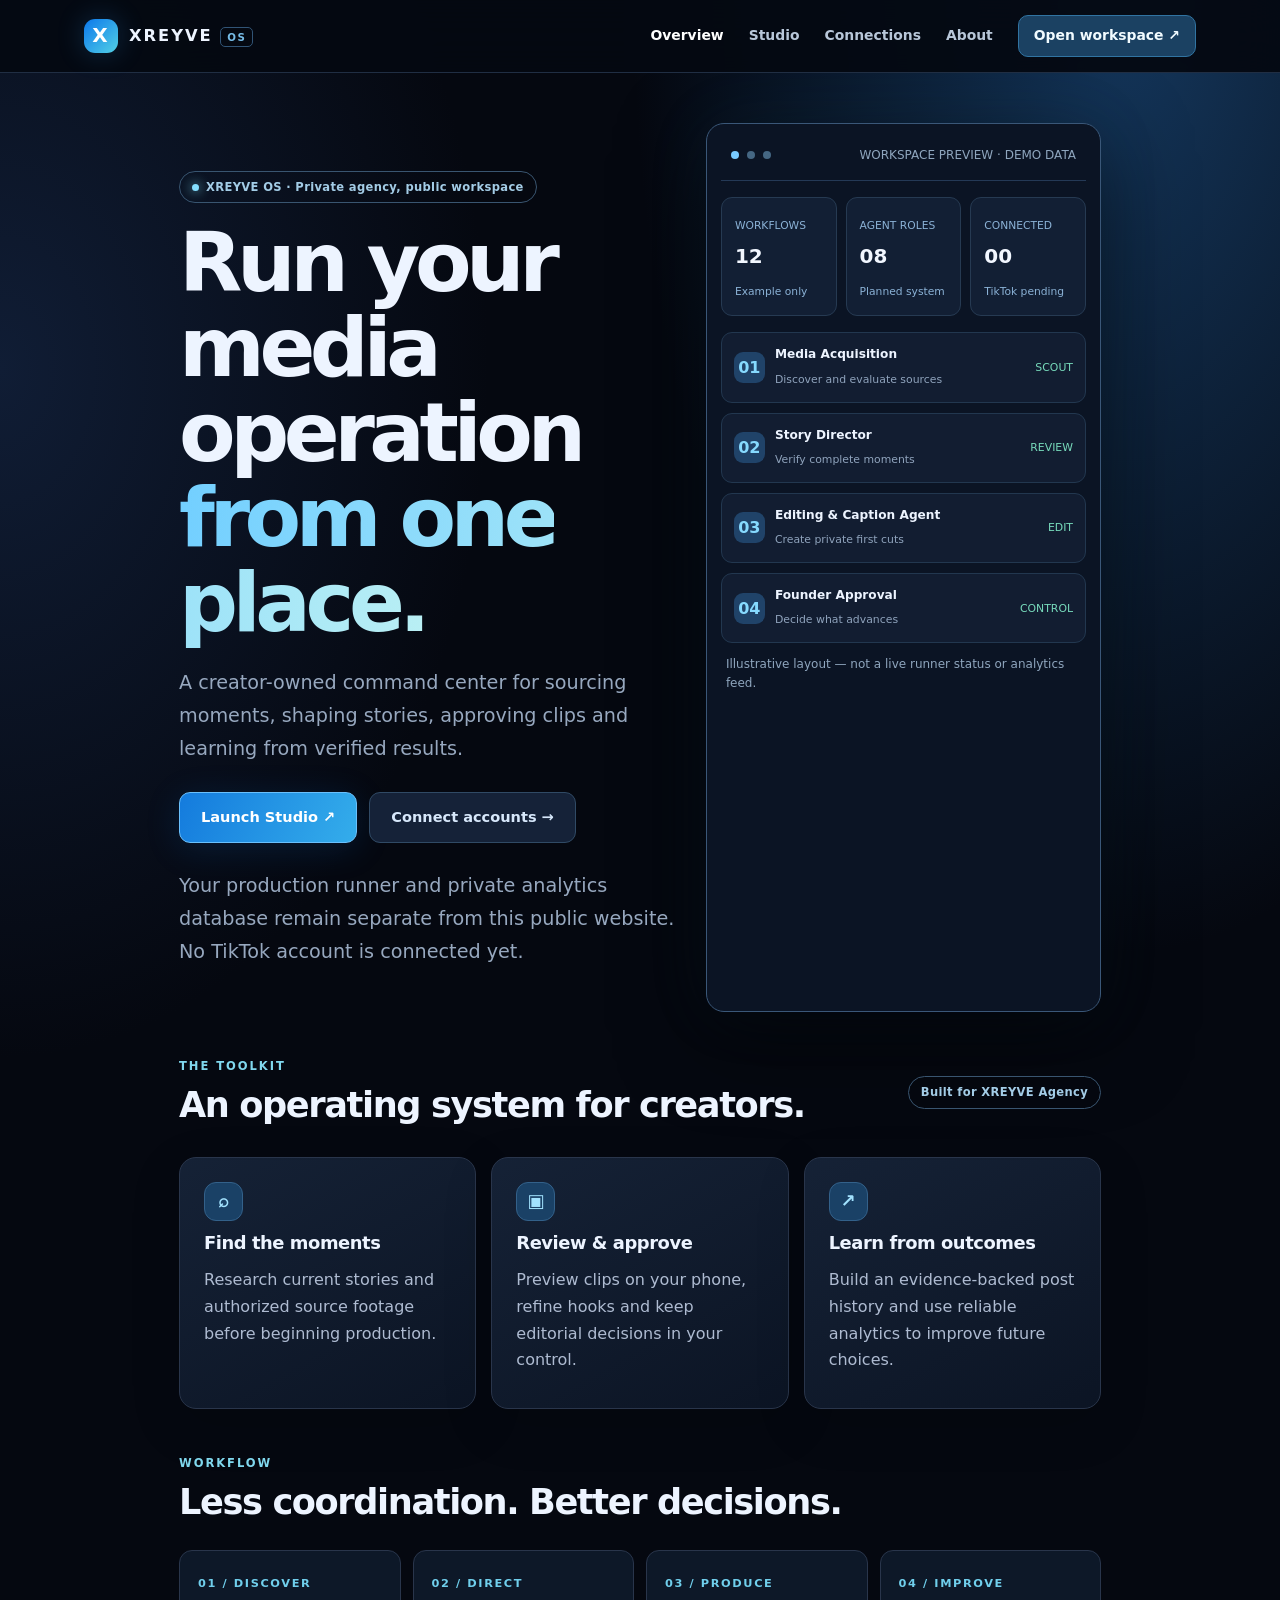
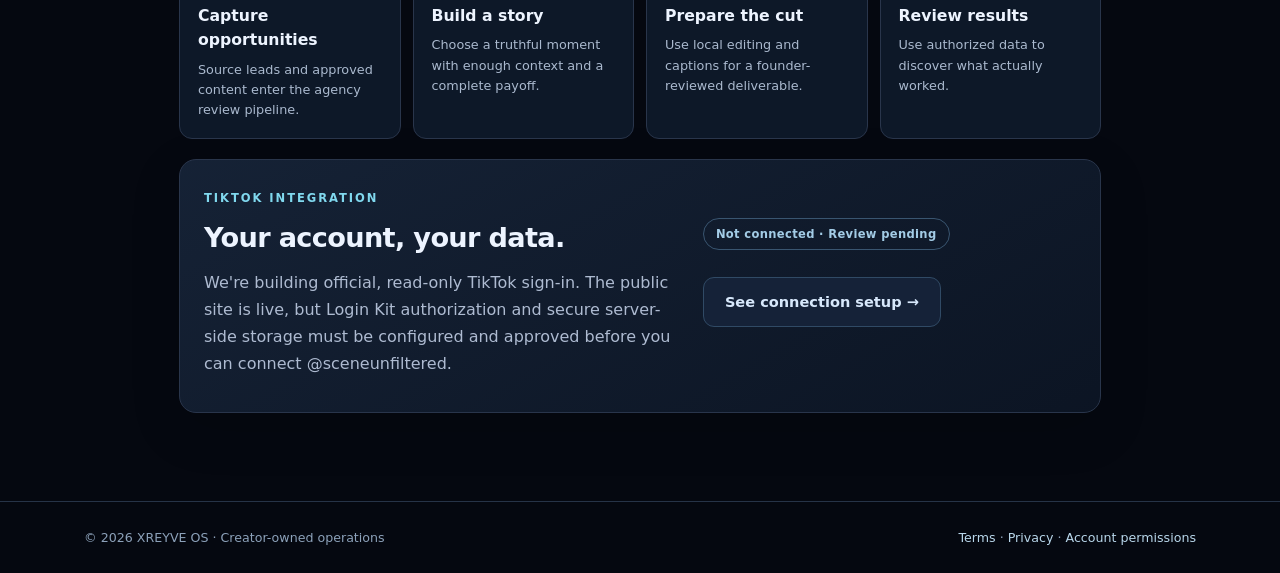
<file: index.html>
<!doctype html>
<html lang="en"><head><meta charset="utf-8"><meta name="viewport" content="width=device-width,initial-scale=1"><meta name="theme-color" content="#050810"><meta name="description" content="XREYVE OS — a creator-owned operating system for content research, reviews, production and analytics."><title>XREYVE OS — Creator command center</title><link rel="stylesheet" href="./public-site.css"></head>
<body>
<header><div class="wrap"><a href="./index.html" class="brand" aria-label="XREYVE OS home"><span class="brand-mark">X</span><span>XREYVE <small>OS</small></span></a><nav aria-label="Main navigation"><a aria-current="page" href="./index.html">Overview</a><a href="./studio.html">Studio</a><a href="./tiktok-connect.html">Connections</a><a href="./about.html">About</a><a class="nav-cta" href="./studio.html">Open workspace ↗</a></nav></div></header>
<main>
<section class="grid-2" aria-label="Welcome to XREYVE OS">
<div class="hero"><div class="status-chip"><span class="status-dot"></span> XREYVE OS · Private agency, public workspace</div><h1>Run your media operation <span class="gradient-text">from one place.</span></h1><p>A creator-owned command center for sourcing moments, shaping stories, approving clips and learning from verified results.</p><div class="hero-actions"><a class="button" href="./studio.html">Launch Studio ↗</a><a class="button secondary" href="./tiktok-connect.html">Connect accounts →</a></div><p class="caption">Your production runner and private analytics database remain separate from this public website. No TikTok account is connected yet.</p></div>
<div class="dashboard-frame" aria-label="Preview of agency command center, illustrative information only">
<div class="dashboard-top"><span class="dot"></span><span class="dot"></span><span class="dot"></span><span class="caption" style="margin-left:auto">WORKSPACE PREVIEW · DEMO DATA</span></div>
<div class="dashboard-grid"><div class="dashboard-tile"><span>WORKFLOWS</span><strong>12</strong><span>Example only</span></div><div class="dashboard-tile"><span>AGENT ROLES</span><strong>08</strong><span>Planned system</span></div><div class="dashboard-tile"><span>CONNECTED</span><strong>00</strong><span>TikTok pending</span></div></div>
<div class="timeline"><div class="timeline-item"><span class="avatar">01</span><span><strong>Media Acquisition</strong><small>Discover and evaluate sources</small></span><span class="right">SCOUT</span></div><div class="timeline-item"><span class="avatar">02</span><span><strong>Story Director</strong><small>Verify complete moments</small></span><span class="right">REVIEW</span></div><div class="timeline-item"><span class="avatar">03</span><span><strong>Editing &amp; Caption Agent</strong><small>Create private first cuts</small></span><span class="right">EDIT</span></div><div class="timeline-item"><span class="avatar">04</span><span><strong>Founder Approval</strong><small>Decide what advances</small></span><span class="right">CONTROL</span></div></div>
<p class="caption" style="margin:12px 5px 1px">Illustrative layout — not a live runner status or analytics feed.</p>
</div>
</section>
<section aria-labelledby="features-heading"><div class="section-head"><div><span class="eyebrow">THE TOOLKIT</span><h2 id="features-heading">An operating system for creators.</h2></div><span class="pill">Built for XREYVE Agency</span></div><div class="cards">
<article class="card"><span class="card-icon">⌕</span><h2>Find the moments</h2><p>Research current stories and authorized source footage before beginning production.</p></article>
<article class="card"><span class="card-icon">▣</span><h2>Review &amp; approve</h2><p>Preview clips on your phone, refine hooks and keep editorial decisions in your control.</p></article>
<article class="card"><span class="card-icon">↗</span><h2>Learn from outcomes</h2><p>Build an evidence-backed post history and use reliable analytics to improve future choices.</p></article>
</div></section>
<section aria-labelledby="workflow-heading"><div class="section-head"><div><span class="eyebrow">WORKFLOW</span><h2 id="workflow-heading">Less coordination. Better decisions.</h2></div></div><div class="flow-steps">
<div class="step"><span class="num">01 / DISCOVER</span><h3>Capture opportunities</h3><p>Source leads and approved content enter the agency review pipeline.</p></div><div class="step"><span class="num">02 / DIRECT</span><h3>Build a story</h3><p>Choose a truthful moment with enough context and a complete payoff.</p></div><div class="step"><span class="num">03 / PRODUCE</span><h3>Prepare the cut</h3><p>Use local editing and captions for a founder-reviewed deliverable.</p></div><div class="step"><span class="num">04 / IMPROVE</span><h3>Review results</h3><p>Use authorized data to discover what actually worked.</p></div>
</div></section>
<section class="panel" aria-label="TikTok authorization status"><div class="grid-2" style="align-items:center"><div><span class="eyebrow">TIKTOK INTEGRATION</span><h2 style="font-size:1.7rem">Your account, your data.</h2><p>We're building official, read-only TikTok sign-in. The public site is live, but Login Kit authorization and secure server-side storage must be configured and approved before you can connect @sceneunfiltered.</p></div><div><span class="pill">Not connected · Review pending</span><div class="hero-actions"><a class="button secondary" href="./tiktok-connect.html">See connection setup →</a></div></div></div></section>
</main>
<footer><div class="wrap"><span>© 2026 XREYVE OS · Creator-owned operations</span><span><a href="./terms.html">Terms</a> · <a href="./privacy.html">Privacy</a> · <a href="./tiktok-connect.html">Account permissions</a></span></div></footer>
</body></html>
</file>
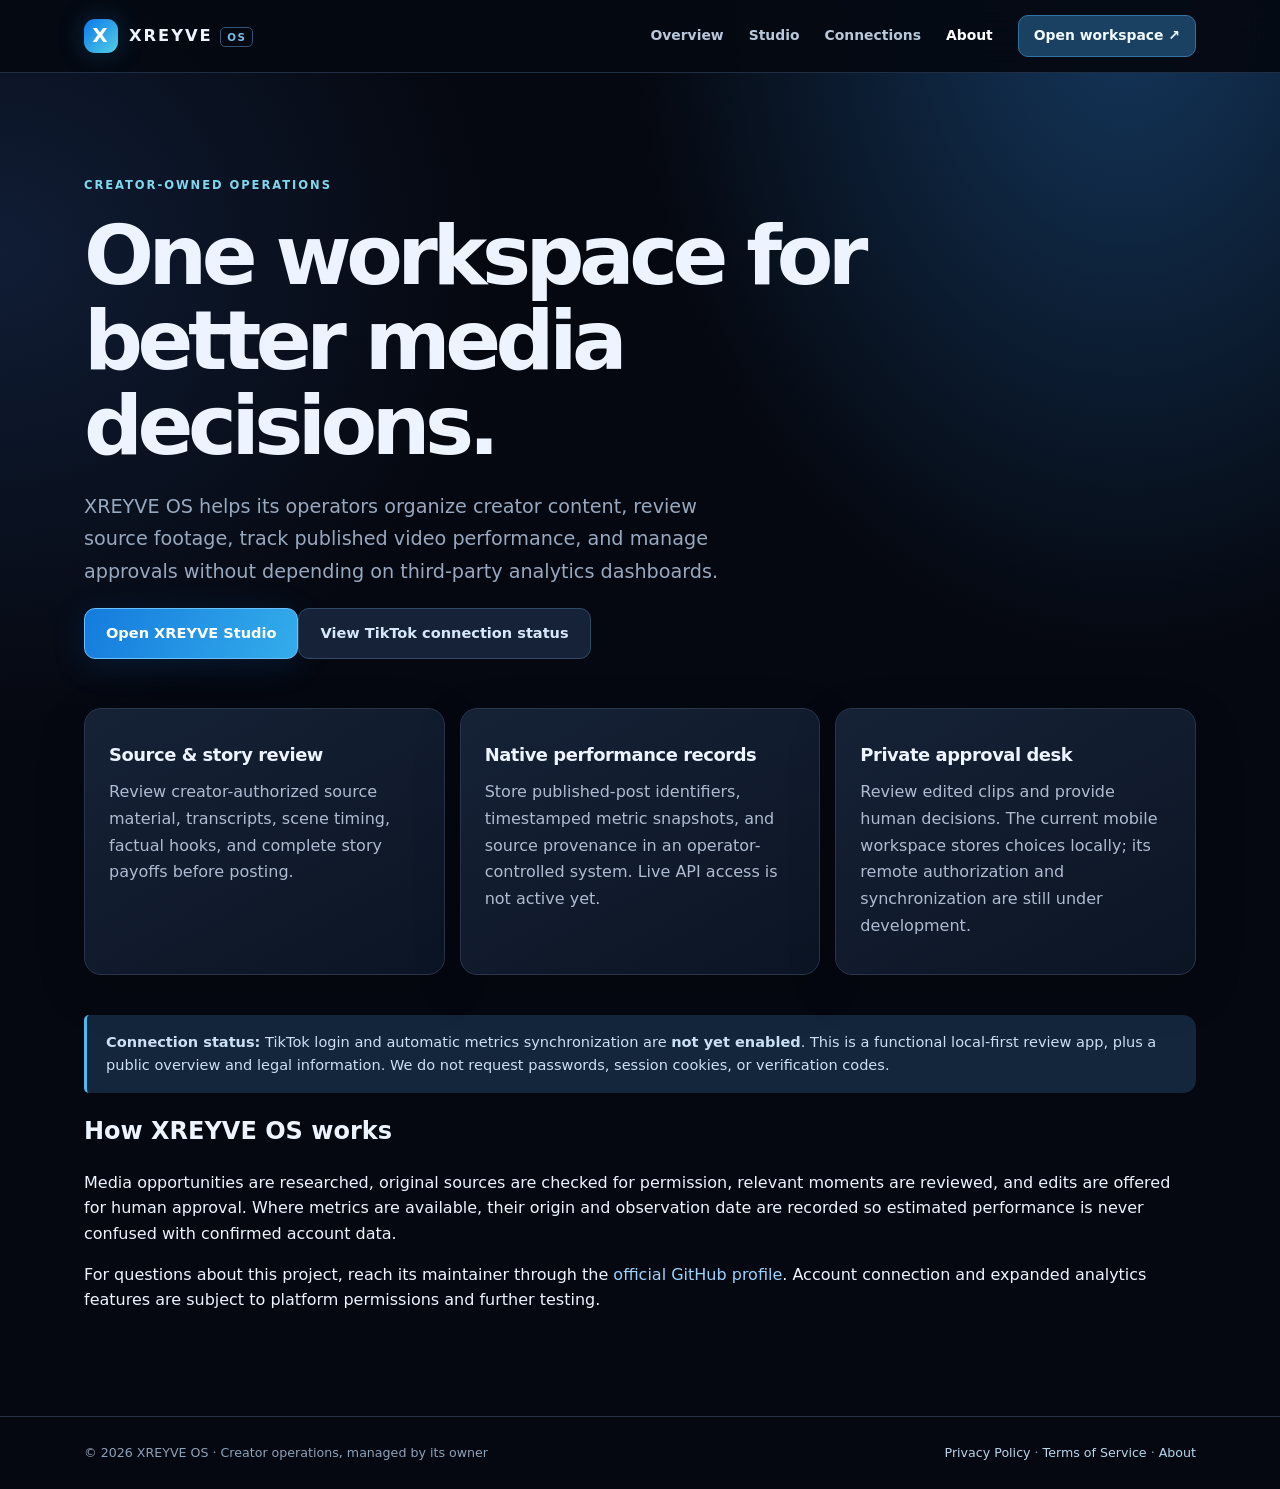
<file: about.html>
<!doctype html><html lang="en"><head><meta charset="utf-8"><meta name="viewport" content="width=device-width, initial-scale=1"><meta name="color-scheme" content="dark"><meta name="description" content="XREYVE OS is an independent creator operations workspace for media review and post performance records."><title>Official Website | XREYVE OS</title><link rel="stylesheet" href="./public-site.css"></head><body><header><div class="wrap"><a class="brand" href="./index.html"><span class="brand-mark">X</span><span>XREYVE <small>OS</small></span></a><nav aria-label="Main navigation"><a href="./index.html">Overview</a><a href="./studio.html">Studio</a><a href="./tiktok-connect.html">Connections</a><a aria-current="page" href="./about.html">About</a><a class="nav-cta" href="./studio.html">Open workspace ↗</a></nav></div></header><main>
<section class="hero"><span class="overline">Creator-owned operations</span><h1>One workspace for better media decisions.</h1><p>XREYVE OS helps its operators organize creator content, review source footage, track published video performance, and manage approvals without depending on third-party analytics dashboards.</p><a class="button" href="./studio.html">Open XREYVE Studio</a><a class="button secondary" href="./tiktok-connect.html">View TikTok connection status</a></section>
<section class="cards" aria-label="Main platform features">
<div class="card"><h2>Source &amp; story review</h2><p>Review creator-authorized source material, transcripts, scene timing, factual hooks, and complete story payoffs before posting.</p></div>
<div class="card"><h2>Native performance records</h2><p>Store published-post identifiers, timestamped metric snapshots, and source provenance in an operator-controlled system. Live API access is not active yet.</p></div>
<div class="card"><h2>Private approval desk</h2><p>Review edited clips and provide human decisions. The current mobile workspace stores choices locally; its remote authorization and synchronization are still under development.</p></div>
</section>
<div class="note"><p><strong>Connection status:</strong> TikTok login and automatic metrics synchronization are <strong>not yet enabled</strong>. This is a functional local-first review app, plus a public overview and legal information. We do not request passwords, session cookies, or verification codes.</p></div>
<section><h2>How XREYVE OS works</h2><p>Media opportunities are researched, original sources are checked for permission, relevant moments are reviewed, and edits are offered for human approval. Where metrics are available, their origin and observation date are recorded so estimated performance is never confused with confirmed account data.</p><p>For questions about this project, reach its maintainer through the <a href="https://github.com/reynoldtiger796" rel="noopener noreferrer">official GitHub profile</a>. Account connection and expanded analytics features are subject to platform permissions and further testing.</p></section>
</main><footer><div class="wrap"><span>© 2026 XREYVE OS · Creator operations, managed by its owner</span><span><a href="./privacy.html">Privacy Policy</a> · <a href="./terms.html">Terms of Service</a> · <a href="./about.html">About</a></span></div></footer></body></html>
</file>
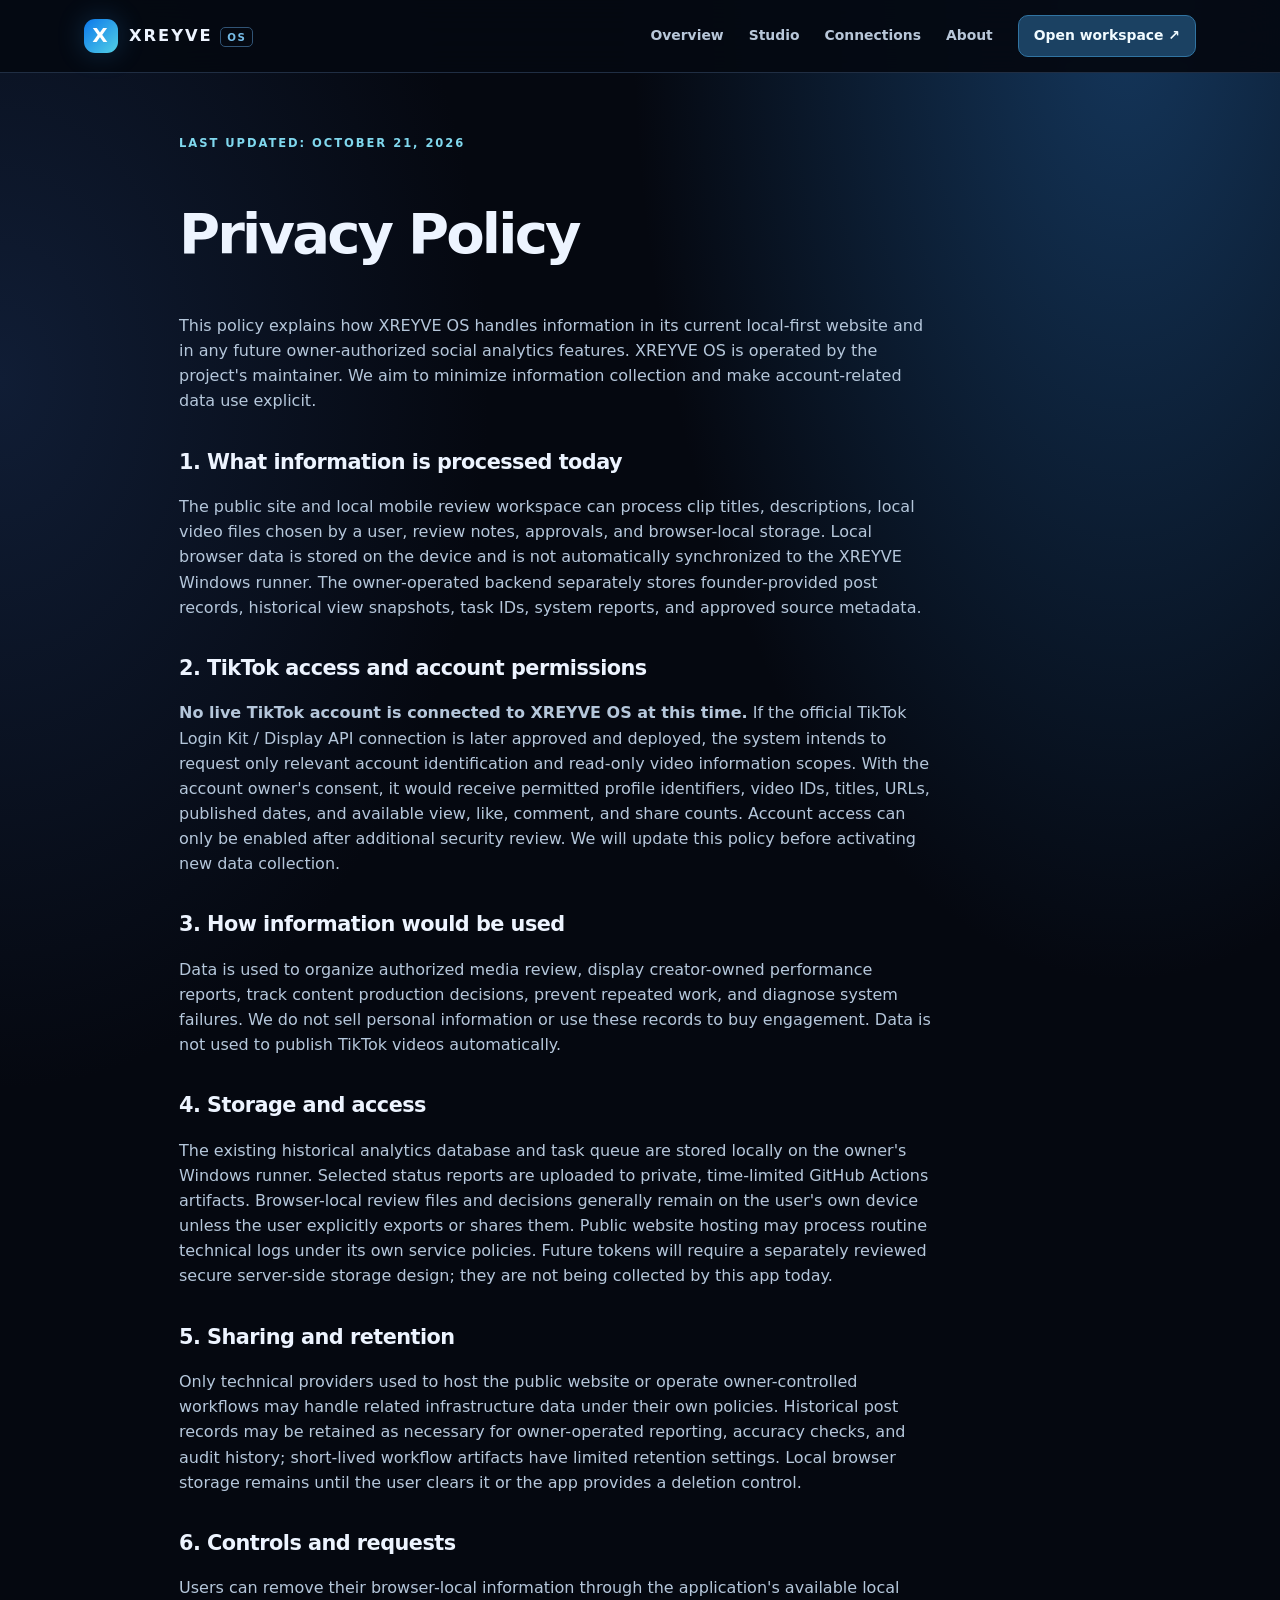
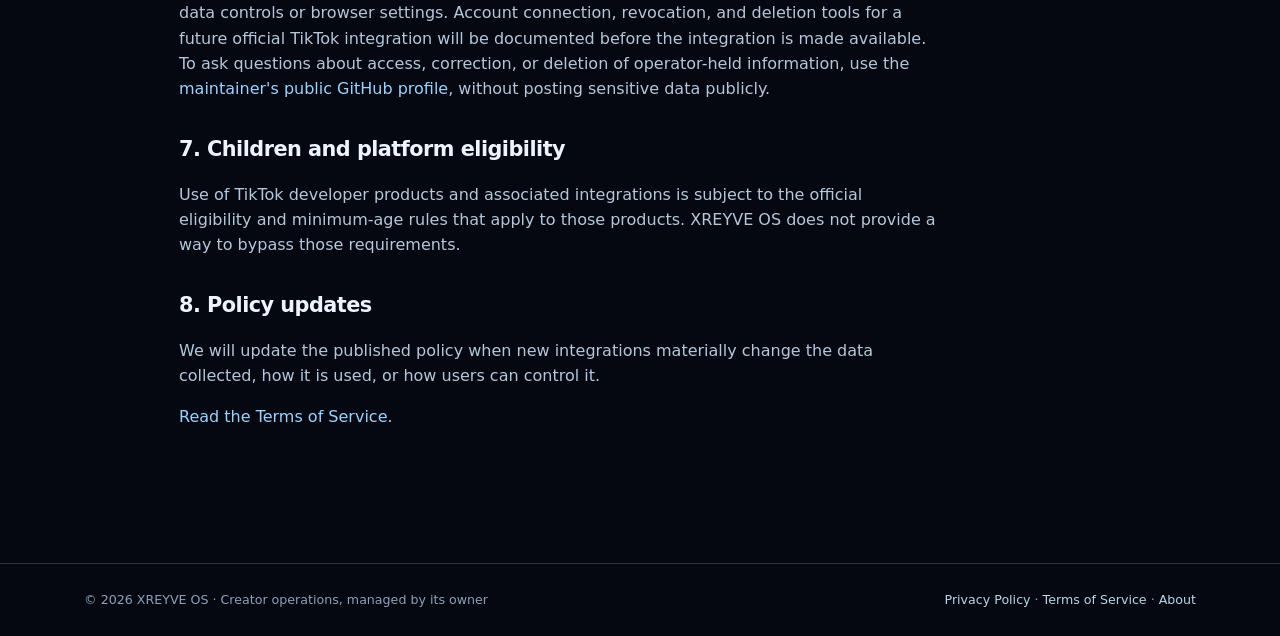
<file: privacy.html>
<!doctype html><html lang="en"><head><meta charset="utf-8"><meta name="viewport" content="width=device-width, initial-scale=1"><meta name="color-scheme" content="dark"><meta name="description" content="XREYVE OS is an independent creator operations workspace for media review and post performance records."><title>Privacy Policy | XREYVE OS</title><link rel="stylesheet" href="./public-site.css"></head><body><header><div class="wrap"><a class="brand" href="./index.html"><span class="brand-mark">X</span><span>XREYVE <small>OS</small></span></a><nav aria-label="Main navigation"><a href="./index.html">Overview</a><a href="./studio.html">Studio</a><a href="./tiktok-connect.html">Connections</a><a href="./about.html">About</a><a class="nav-cta" href="./studio.html">Open workspace ↗</a></nav></div></header><main>
<article><span class="overline">Last updated: October 21, 2026</span><h1>Privacy Policy</h1>
<p>This policy explains how XREYVE OS handles information in its current local-first website and in any future owner-authorized social analytics features. XREYVE OS is operated by the project's maintainer. We aim to minimize information collection and make account-related data use explicit.</p>
<h2>1. What information is processed today</h2><p>The public site and local mobile review workspace can process clip titles, descriptions, local video files chosen by a user, review notes, approvals, and browser-local storage. Local browser data is stored on the device and is not automatically synchronized to the XREYVE Windows runner. The owner-operated backend separately stores founder-provided post records, historical view snapshots, task IDs, system reports, and approved source metadata.</p>
<h2>2. TikTok access and account permissions</h2><p><strong>No live TikTok account is connected to XREYVE OS at this time.</strong> If the official TikTok Login Kit / Display API connection is later approved and deployed, the system intends to request only relevant account identification and read-only video information scopes. With the account owner's consent, it would receive permitted profile identifiers, video IDs, titles, URLs, published dates, and available view, like, comment, and share counts. Account access can only be enabled after additional security review. We will update this policy before activating new data collection.</p>
<h2>3. How information would be used</h2><p>Data is used to organize authorized media review, display creator-owned performance reports, track content production decisions, prevent repeated work, and diagnose system failures. We do not sell personal information or use these records to buy engagement. Data is not used to publish TikTok videos automatically.</p>
<h2>4. Storage and access</h2><p>The existing historical analytics database and task queue are stored locally on the owner's Windows runner. Selected status reports are uploaded to private, time-limited GitHub Actions artifacts. Browser-local review files and decisions generally remain on the user's own device unless the user explicitly exports or shares them. Public website hosting may process routine technical logs under its own service policies. Future tokens will require a separately reviewed secure server-side storage design; they are not being collected by this app today.</p>
<h2>5. Sharing and retention</h2><p>Only technical providers used to host the public website or operate owner-controlled workflows may handle related infrastructure data under their own policies. Historical post records may be retained as necessary for owner-operated reporting, accuracy checks, and audit history; short-lived workflow artifacts have limited retention settings. Local browser storage remains until the user clears it or the app provides a deletion control.</p>
<h2>6. Controls and requests</h2><p>Users can remove their browser-local information through the application's available local data controls or browser settings. Account connection, revocation, and deletion tools for a future official TikTok integration will be documented before the integration is made available. To ask questions about access, correction, or deletion of operator-held information, use the <a href="https://github.com/reynoldtiger796" rel="noopener noreferrer">maintainer's public GitHub profile</a>, without posting sensitive data publicly.</p>
<h2>7. Children and platform eligibility</h2><p>Use of TikTok developer products and associated integrations is subject to the official eligibility and minimum-age rules that apply to those products. XREYVE OS does not provide a way to bypass those requirements.</p>
<h2>8. Policy updates</h2><p>We will update the published policy when new integrations materially change the data collected, how it is used, or how users can control it.</p>
<p><a href="./terms.html">Read the Terms of Service</a>.</p></article>
</main><footer><div class="wrap"><span>© 2026 XREYVE OS · Creator operations, managed by its owner</span><span><a href="./privacy.html">Privacy Policy</a> · <a href="./terms.html">Terms of Service</a> · <a href="./about.html">About</a></span></div></footer></body></html>
</file>
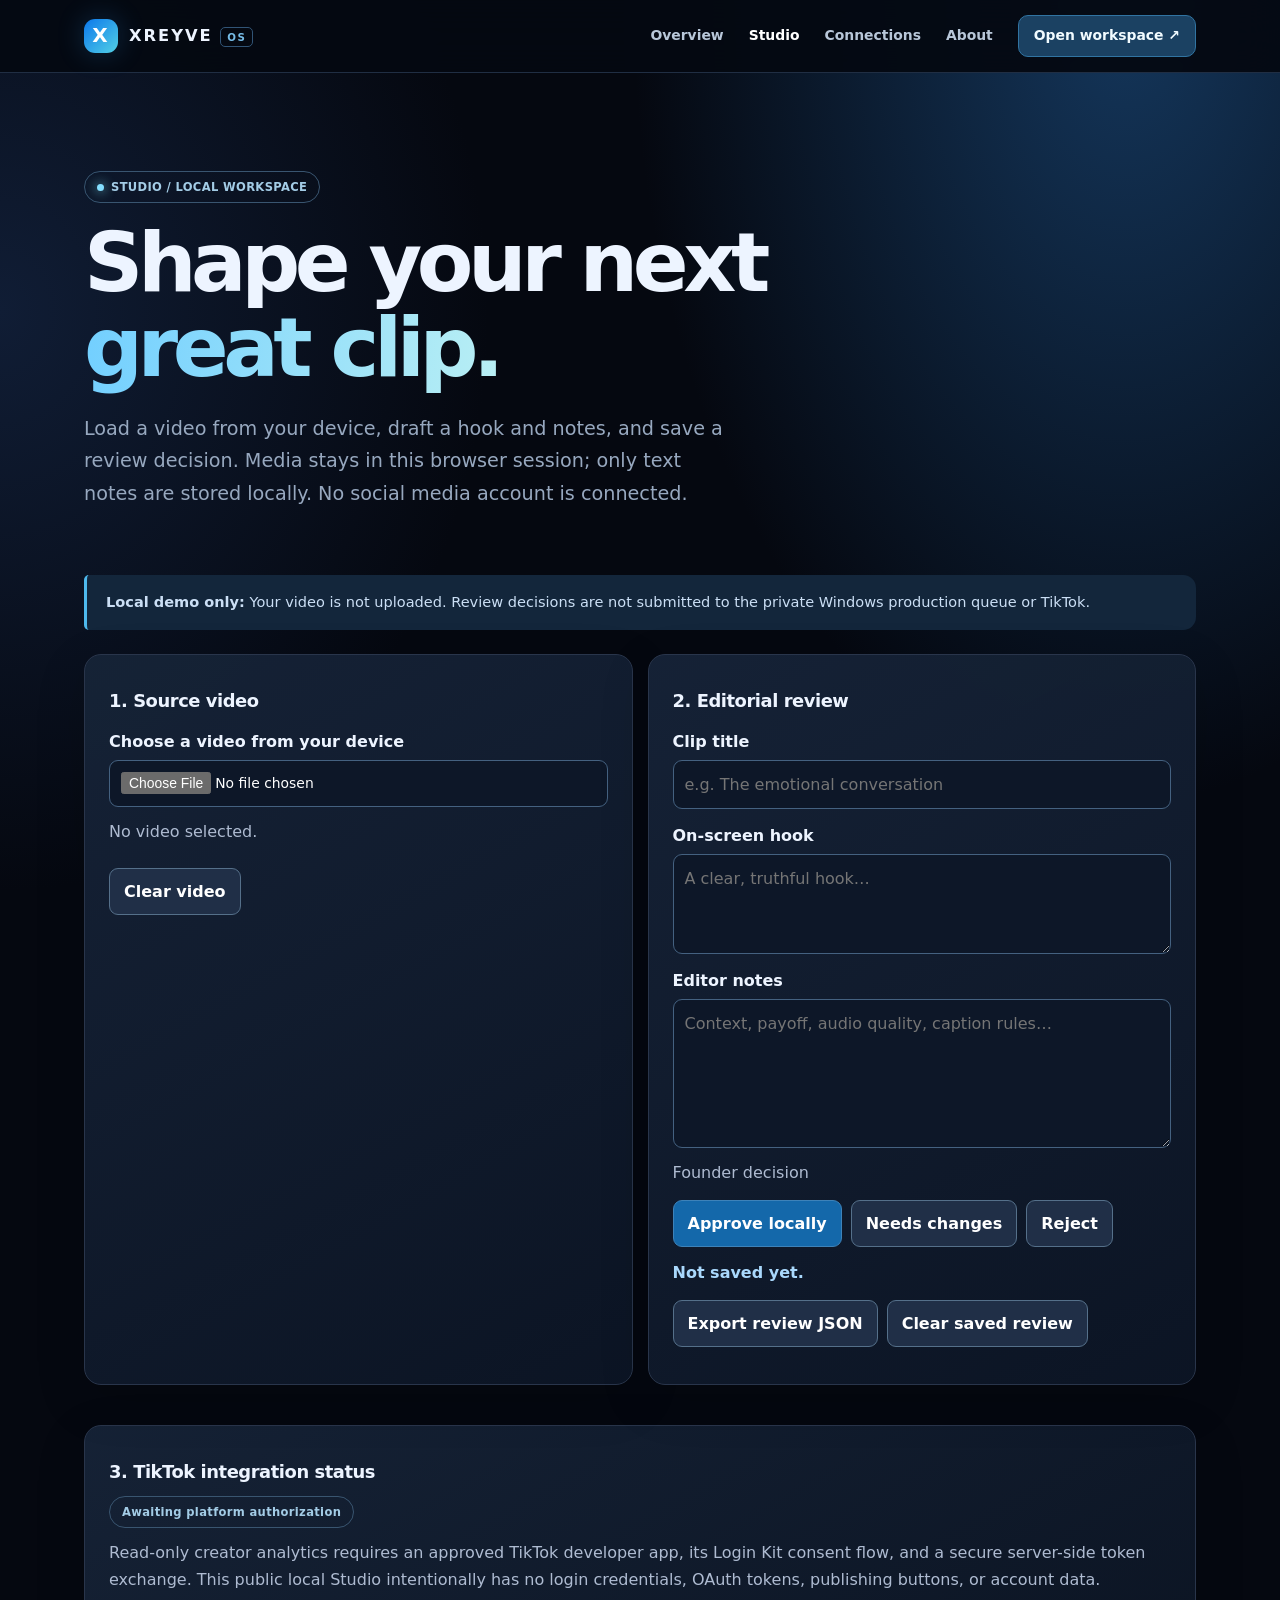
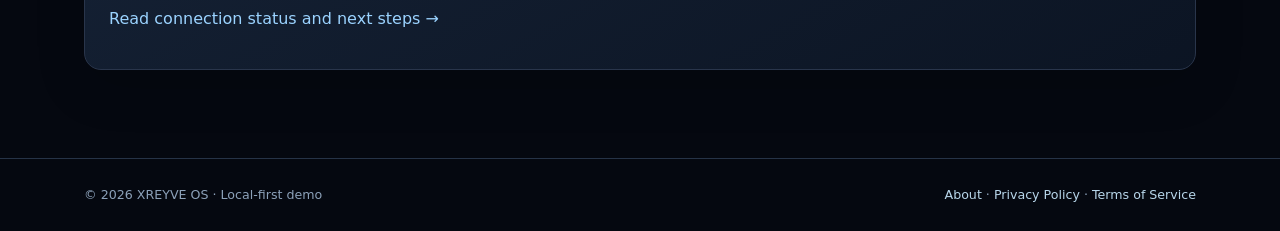
<file: studio.html>
<!doctype html>
<html lang="en"><head><meta charset="utf-8"><meta name="viewport" content="width=device-width,initial-scale=1"><meta name="theme-color" content="#070c15"><meta http-equiv="Content-Security-Policy" content="default-src 'self'; script-src 'self'; style-src 'self'; img-src 'self' data:; media-src 'self' blob:; object-src 'none'; form-action 'none'; base-uri 'self'"><meta name="description" content="XREYVE OS local-first video review workspace. All video files stay in your browser."><title>Local Studio | XREYVE OS</title><link rel="stylesheet" href="./public-site.css"><link rel="stylesheet" href="./studio.css"><script defer src="./studio.js"></script></head>
<body>
<header><div class="wrap"><a class="brand" href="./index.html"><span class="brand-mark">X</span><span>XREYVE <small>OS</small></span></a><nav aria-label="Main navigation"><a href="./index.html">Overview</a><a href="./studio.html" aria-current="page">Studio</a><a href="./tiktok-connect.html">Connections</a><a href="./about.html">About</a><a class="nav-cta" href="./studio.html">Open workspace ↗</a></nav></div></header>
<main>
<section class="hero"><span class="status-chip"><span class="status-dot"></span> STUDIO / LOCAL WORKSPACE</span><h1>Shape your next <span class="gradient-text">great clip.</span></h1><p>Load a video from your device, draft a hook and notes, and save a review decision. Media stays in this browser session; only text notes are stored locally. No social media account is connected.</p></section>
<div class="note"><p><strong>Local demo only:</strong> Your video is not uploaded. Review decisions are not submitted to the private Windows production queue or TikTok.</p></div>
<div class="cards studio-grid">
<section class="card" aria-labelledby="media-title"><h2 id="media-title">1. Source video</h2><label for="source-video">Choose a video from your device</label><input id="source-video" type="file" accept="video/*"><p class="muted" id="video-caption" role="status">No video selected.</p><video id="preview" controls playsinline hidden aria-label="Local video preview"></video><button id="clear-video" class="secondary-button" type="button">Clear video</button></section>
<section class="card" aria-labelledby="review-title"><h2 id="review-title">2. Editorial review</h2><label for="clip-name">Clip title</label><input id="clip-name" maxlength="100" placeholder="e.g. The emotional conversation"><label for="clip-hook">On-screen hook</label><textarea id="clip-hook" maxlength="350" rows="3" placeholder="A clear, truthful hook…"></textarea><label for="clip-notes">Editor notes</label><textarea id="clip-notes" maxlength="2000" rows="5" placeholder="Context, payoff, audio quality, caption rules…"></textarea><p class="muted">Founder decision</p><div class="actions"><button type="button" id="approve">Approve locally</button><button type="button" id="needs-changes" class="secondary-button">Needs changes</button><button type="button" id="reject" class="secondary-button">Reject</button></div><p id="save-status" aria-live="polite" role="status">Not saved yet.</p><div class="actions"><button type="button" id="export" class="secondary-button">Export review JSON</button><button type="button" id="clear" class="secondary-button">Clear saved review</button></div></section>
</div>
<section class="card"><h2>3. TikTok integration status</h2><span class="pill">Awaiting platform authorization</span><p>Read-only creator analytics requires an approved TikTok developer app, its Login Kit consent flow, and a secure server-side token exchange. This public local Studio intentionally has no login credentials, OAuth tokens, publishing buttons, or account data.</p><p><a href="./tiktok-connect.html">Read connection status and next steps →</a></p></section>
</main>
<footer><div class="wrap"><span>© 2026 XREYVE OS · Local-first demo</span><span><a href="./about.html">About</a> · <a href="./privacy.html">Privacy Policy</a> · <a href="./terms.html">Terms of Service</a></span></div></footer>
</body></html>
</file>
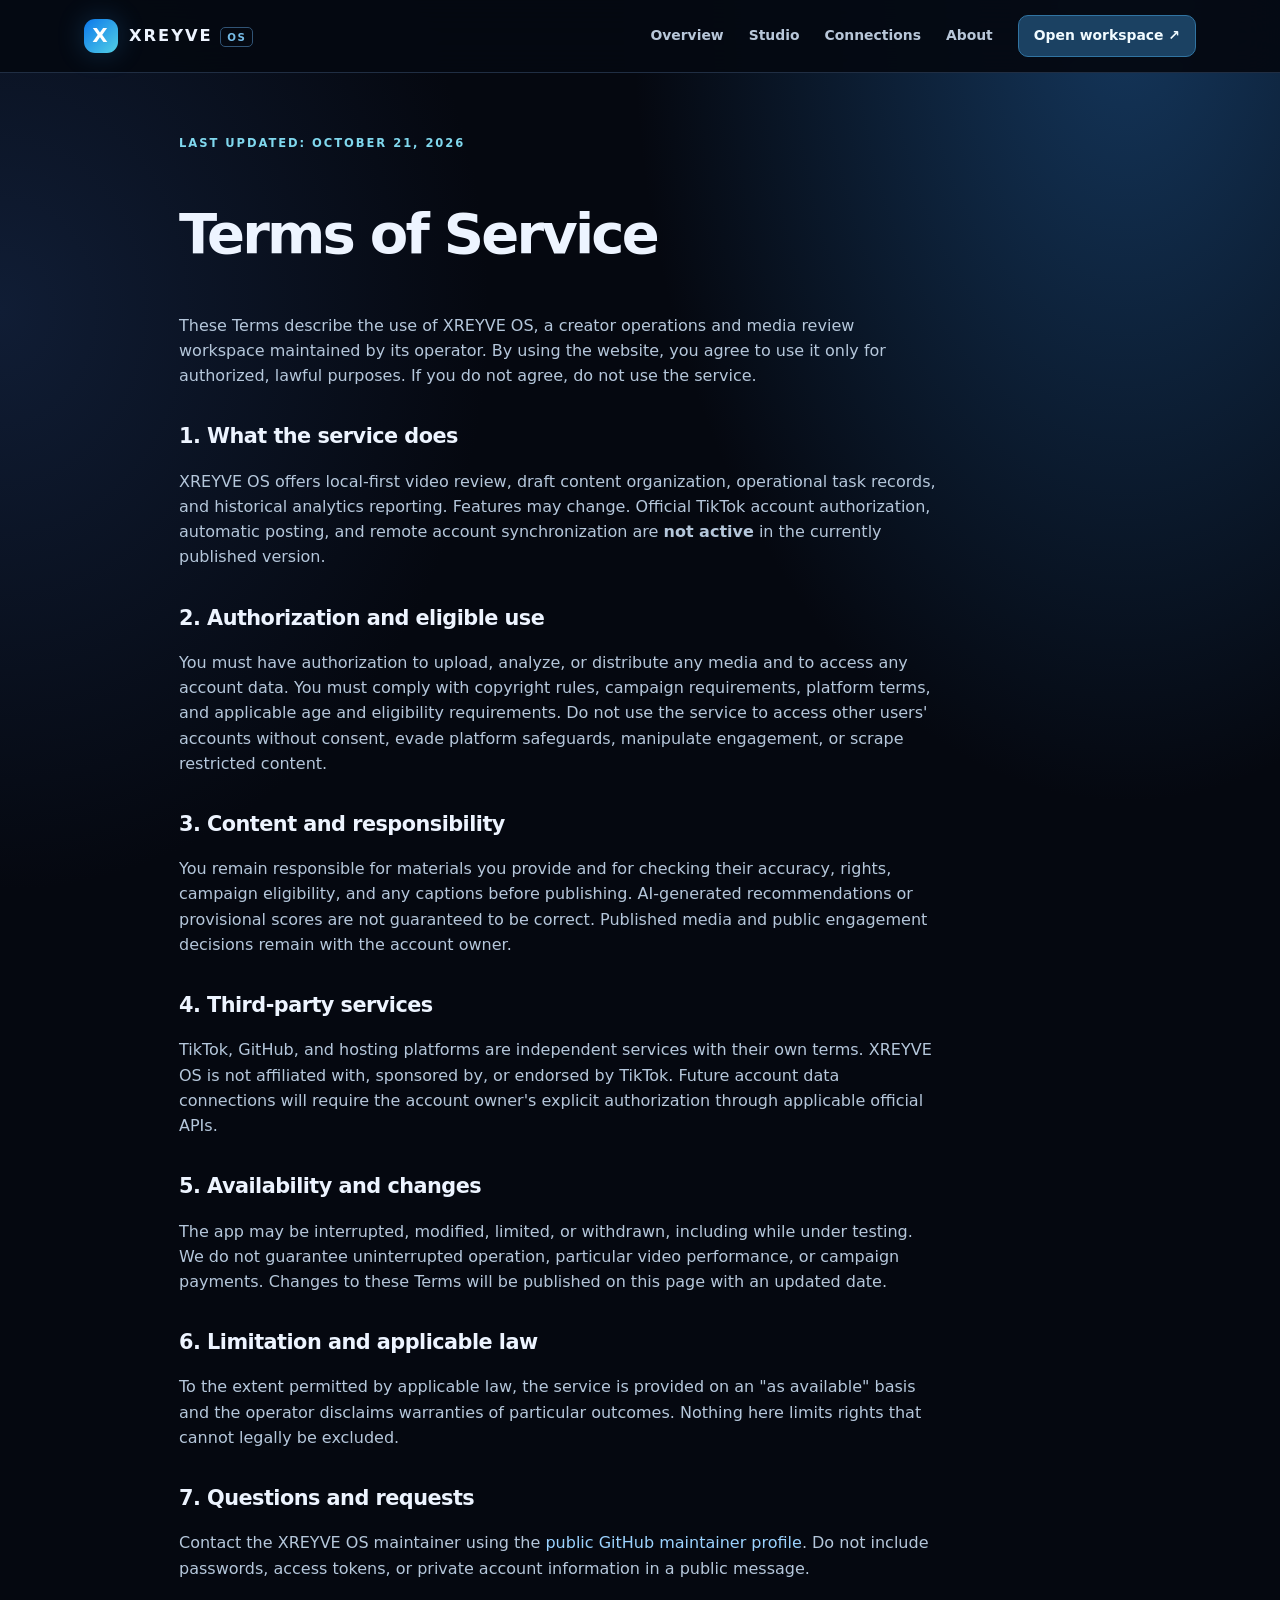
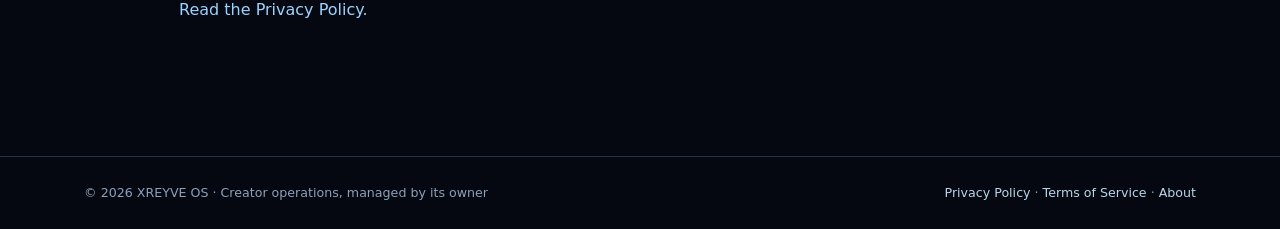
<file: terms.html>
<!doctype html><html lang="en"><head><meta charset="utf-8"><meta name="viewport" content="width=device-width, initial-scale=1"><meta name="color-scheme" content="dark"><meta name="description" content="XREYVE OS is an independent creator operations workspace for media review and post performance records."><title>Terms of Service | XREYVE OS</title><link rel="stylesheet" href="./public-site.css"></head><body><header><div class="wrap"><a class="brand" href="./index.html"><span class="brand-mark">X</span><span>XREYVE <small>OS</small></span></a><nav aria-label="Main navigation"><a href="./index.html">Overview</a><a href="./studio.html">Studio</a><a href="./tiktok-connect.html">Connections</a><a href="./about.html">About</a><a class="nav-cta" href="./studio.html">Open workspace ↗</a></nav></div></header><main>
<article><span class="overline">Last updated: October 21, 2026</span><h1>Terms of Service</h1>
<p>These Terms describe the use of XREYVE OS, a creator operations and media review workspace maintained by its operator. By using the website, you agree to use it only for authorized, lawful purposes. If you do not agree, do not use the service.</p>
<h2>1. What the service does</h2><p>XREYVE OS offers local-first video review, draft content organization, operational task records, and historical analytics reporting. Features may change. Official TikTok account authorization, automatic posting, and remote account synchronization are <strong>not active</strong> in the currently published version.</p>
<h2>2. Authorization and eligible use</h2><p>You must have authorization to upload, analyze, or distribute any media and to access any account data. You must comply with copyright rules, campaign requirements, platform terms, and applicable age and eligibility requirements. Do not use the service to access other users' accounts without consent, evade platform safeguards, manipulate engagement, or scrape restricted content.</p>
<h2>3. Content and responsibility</h2><p>You remain responsible for materials you provide and for checking their accuracy, rights, campaign eligibility, and any captions before publishing. AI-generated recommendations or provisional scores are not guaranteed to be correct. Published media and public engagement decisions remain with the account owner.</p>
<h2>4. Third-party services</h2><p>TikTok, GitHub, and hosting platforms are independent services with their own terms. XREYVE OS is not affiliated with, sponsored by, or endorsed by TikTok. Future account data connections will require the account owner's explicit authorization through applicable official APIs.</p>
<h2>5. Availability and changes</h2><p>The app may be interrupted, modified, limited, or withdrawn, including while under testing. We do not guarantee uninterrupted operation, particular video performance, or campaign payments. Changes to these Terms will be published on this page with an updated date.</p>
<h2>6. Limitation and applicable law</h2><p>To the extent permitted by applicable law, the service is provided on an "as available" basis and the operator disclaims warranties of particular outcomes. Nothing here limits rights that cannot legally be excluded.</p>
<h2>7. Questions and requests</h2><p>Contact the XREYVE OS maintainer using the <a href="https://github.com/reynoldtiger796" rel="noopener noreferrer">public GitHub maintainer profile</a>. Do not include passwords, access tokens, or private account information in a public message.</p>
<p><a href="./privacy.html">Read the Privacy Policy</a>.</p></article>
</main><footer><div class="wrap"><span>© 2026 XREYVE OS · Creator operations, managed by its owner</span><span><a href="./privacy.html">Privacy Policy</a> · <a href="./terms.html">Terms of Service</a> · <a href="./about.html">About</a></span></div></footer></body></html>
</file>
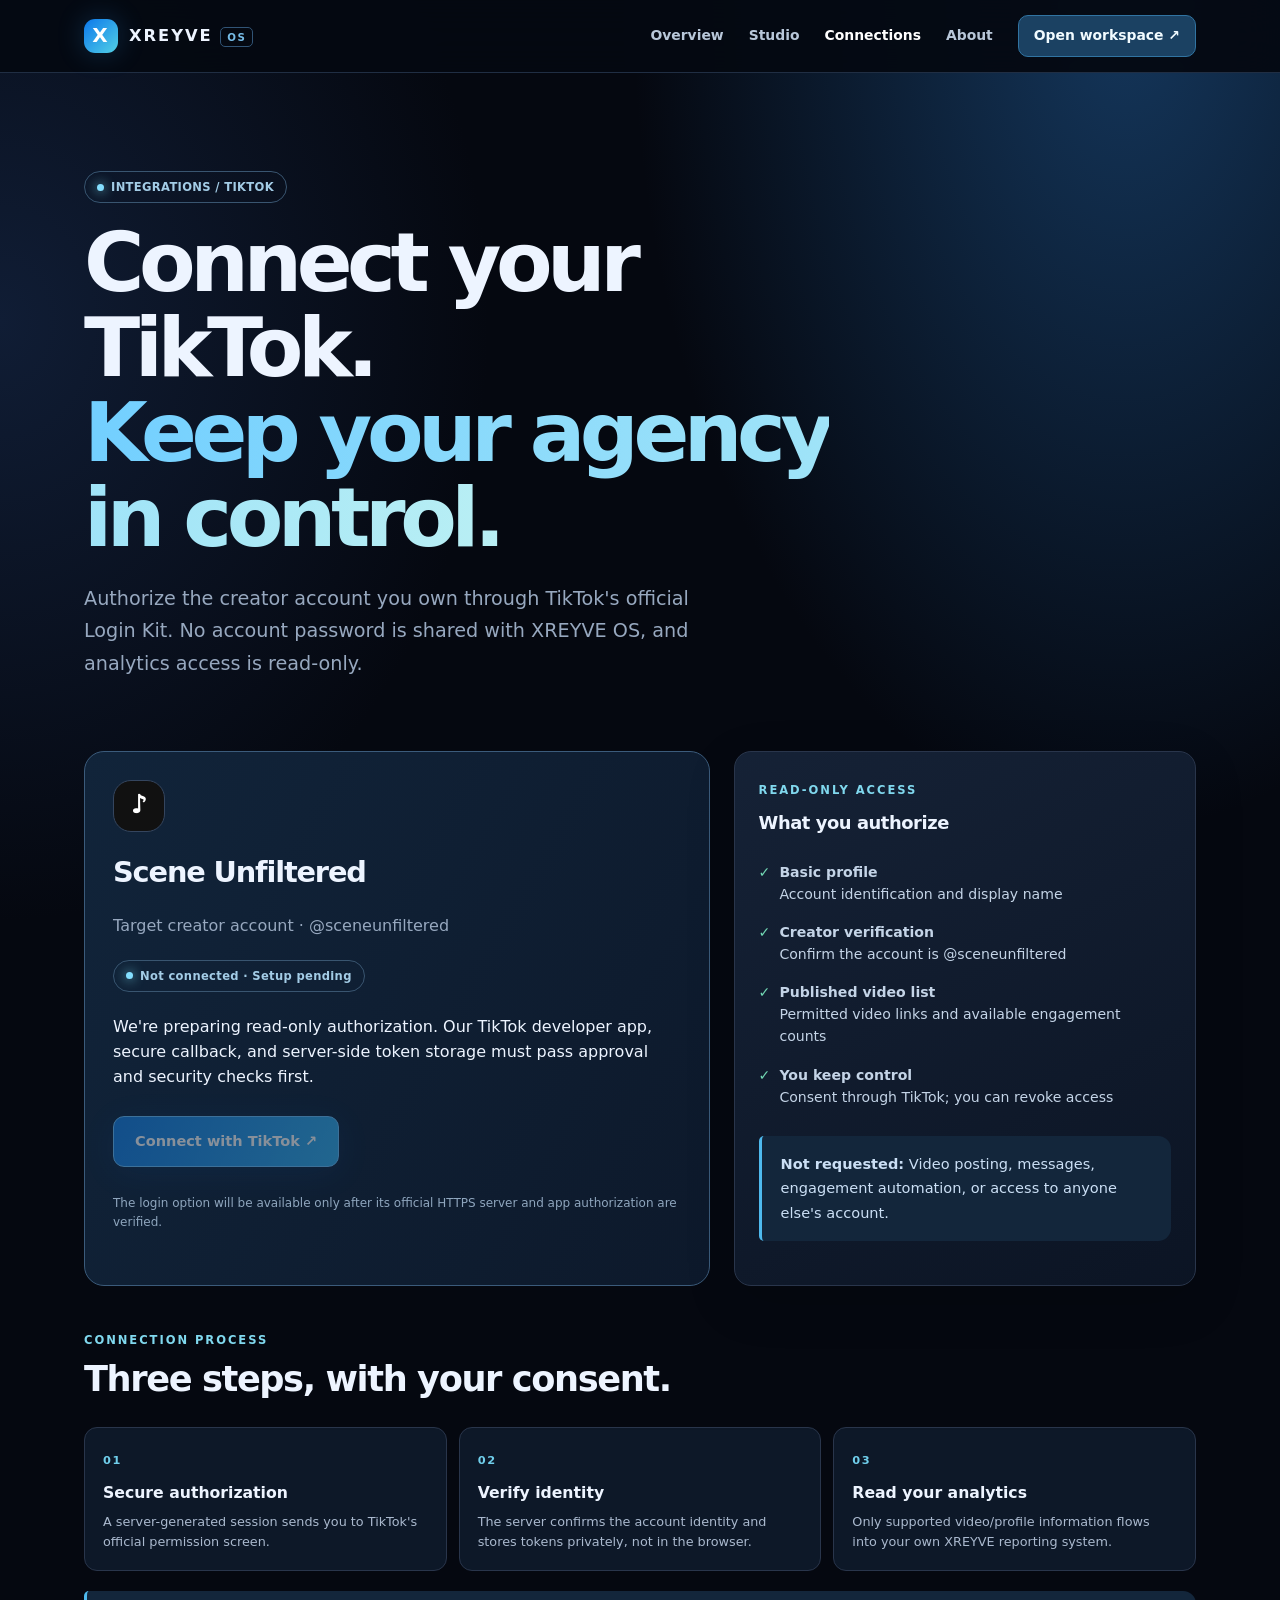
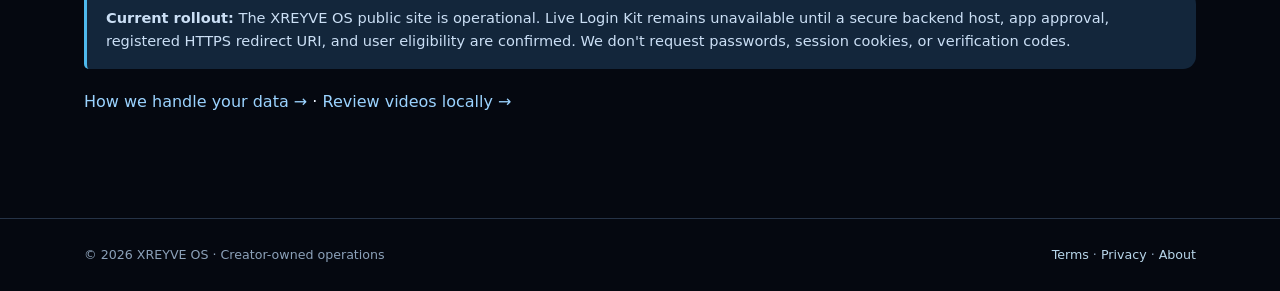
<file: tiktok-connect.html>
<!doctype html>
<html lang="en"><head><meta charset="utf-8"><meta name="viewport" content="width=device-width,initial-scale=1"><meta name="theme-color" content="#050810"><meta name="description" content="Connect an authorized TikTok creator account to XREYVE OS through official Login Kit when available."><title>TikTok Connection | XREYVE OS</title><link rel="stylesheet" href="./public-site.css"><script defer src="./connection-config.js"></script><script defer src="./connections.js"></script></head>
<body><header><div class="wrap"><a class="brand" href="./index.html"><span class="brand-mark">X</span><span>XREYVE <small>OS</small></span></a><nav aria-label="Main navigation"><a href="./index.html">Overview</a><a href="./studio.html">Studio</a><a aria-current="page" href="./tiktok-connect.html">Connections</a><a href="./about.html">About</a><a class="nav-cta" href="./studio.html">Open workspace ↗</a></nav></div></header>
<main>
<section class="hero"><span class="status-chip"><span class="status-dot"></span> INTEGRATIONS / TIKTOK</span><h1>Connect your TikTok.<br><span class="gradient-text">Keep your agency in control.</span></h1><p>Authorize the creator account you own through TikTok's official Login Kit. No account password is shared with XREYVE OS, and analytics access is read-only.</p></section>
<section class="connection-layout" aria-label="TikTok authorization">
<div class="connection-card">
<div class="connection-icon" aria-hidden="true">♪</div><h2>Scene Unfiltered</h2><p class="muted">Target creator account · @sceneunfiltered</p>
<div style="margin:22px 0"><span class="status-chip"><span class="status-dot"></span><span id="connection-status">Not connected · Setup pending</span></span></div>
<p id="connection-description">The secure server and TikTok app scopes must be configured and approved before authorization can start.</p>
<div class="hero-actions"><a id="connect-tiktok" class="button" aria-disabled="true" tabindex="-1" role="link">Connect with TikTok ↗</a></div>
<p class="caption" id="connection-hint" role="status">No TikTok account is connected. We won't open a fake sign-in or request credentials.</p>
</div>
<div class="panel"><span class="eyebrow">READ-ONLY ACCESS</span><h2>What you authorize</h2><ul class="perms"><li><span class="check">✓</span><span><strong>Basic profile</strong><br>Account identification and display name</span></li><li><span class="check">✓</span><span><strong>Creator verification</strong><br>Confirm the account is @sceneunfiltered</span></li><li><span class="check">✓</span><span><strong>Published video list</strong><br>Permitted video links and available engagement counts</span></li><li><span class="check">✓</span><span><strong>You keep control</strong><br>Consent through TikTok; you can revoke access</span></li></ul><div class="note"><p><strong>Not requested:</strong> Video posting, messages, engagement automation, or access to anyone else's account.</p></div></div>
</section>
<div class="section-head"><div><span class="eyebrow">CONNECTION PROCESS</span><h2>Three steps, with your consent.</h2></div></div>
<div class="flow-steps connection-steps"><div class="step"><span class="num">01</span><h3>Secure authorization</h3><p>A server-generated session sends you to TikTok's official permission screen.</p></div><div class="step"><span class="num">02</span><h3>Verify identity</h3><p>The server confirms the account identity and stores tokens privately, not in the browser.</p></div><div class="step"><span class="num">03</span><h3>Read your analytics</h3><p>Only supported video/profile information flows into your own XREYVE reporting system.</p></div></div>
<div class="note"><p><strong>Current rollout:</strong> The XREYVE OS public site is operational. Live Login Kit remains unavailable until a secure backend host, app approval, registered HTTPS redirect URI, and user eligibility are confirmed. We don't request passwords, session cookies, or verification codes.</p></div>
<p><a href="./privacy.html">How we handle your data →</a> · <a href="./studio.html">Review videos locally →</a></p>
</main><footer><div class="wrap"><span>© 2026 XREYVE OS · Creator-owned operations</span><span><a href="./terms.html">Terms</a> · <a href="./privacy.html">Privacy</a> · <a href="./about.html">About</a></span></div></footer>
</body></html>
</file>
<file: public-site.css>
:root{color-scheme:dark;--bg:#050810;--panel:#0e1625;--panel2:#121d30;--line:#29354b;--text:#edf4ff;--muted:#97a8bf;--blue:#4eacff;--cyan:#6ee0e9;--success:#83e3b3;font-family:Inter,system-ui,-apple-system,BlinkMacSystemFont,"Segoe UI",sans-serif;scroll-behavior:smooth}
*{box-sizing:border-box}
body{margin:0;color:var(--text);background:radial-gradient(ellipse at 88% 0%,#14365b 0%,transparent 31%),radial-gradient(ellipse at 0% 17%,#101d35 0%,transparent 27%),var(--bg);min-height:100vh;line-height:1.57}
a{color:#9bd3ff;text-decoration:none}a:hover,a:focus-visible{color:#fff}a:focus-visible,button:focus-visible{outline:3px solid #78d1ff;outline-offset:3px}
header{position:sticky;top:0;z-index:20;background:rgba(5,9,17,.94);backdrop-filter:blur(18px);border-bottom:1px solid #202e43}
.wrap{max-width:1160px;margin:0 auto;padding-left:24px;padding-right:24px}
header .wrap{display:flex;align-items:center;justify-content:space-between;min-height:72px;gap:14px;flex-wrap:wrap}
.brand{display:flex;align-items:center;gap:11px;color:var(--text);font-size:1.02rem;font-weight:900;letter-spacing:.12em}
.brand-mark{display:grid;place-items:center;width:34px;height:34px;border-radius:11px;background:linear-gradient(135deg,#0c78eb,#52d0e5);font-weight:900;font-size:20px;color:#fff;box-shadow:0 0 28px #3da7fa38}
.brand small{color:#77bce7;font-weight:800;font-size:.64rem;letter-spacing:.14em;border:1px solid #315476;padding:3px 6px;border-radius:5px}
header nav{display:flex;align-items:center;gap:25px;flex-wrap:wrap}
header nav a{font-size:.87rem;color:#b8c7d9;font-weight:650;white-space:nowrap}
header nav a[aria-current="page"]{color:#fff}
header nav .nav-cta{background:#1b4162;border:1px solid #3174a2;padding:9px 15px;border-radius:10px;color:#f1fbff}
main{max-width:1160px;margin:0 auto;padding:50px 24px 88px}
main:has(article){max-width:970px}
.hero{padding:48px 0 25px;position:relative}
.hero h1{font-size:clamp(2.7rem,6.5vw,5.15rem);letter-spacing:-.066em;line-height:1.03;font-weight:850;margin:18px 0 22px;max-width:820px}
.hero p{font-size:clamp(1rem,2.5vw,1.2rem);color:var(--muted);max-width:650px;line-height:1.7}
.overline,.eyebrow{color:#80d8ee;letter-spacing:.17em;text-transform:uppercase;font-size:.72rem;font-weight:900}
.gradient-text{background:linear-gradient(95deg,#72cfff,#b9eff4);color:transparent;background-clip:text}
.hero-actions,.actions{display:flex;align-items:center;gap:12px;flex-wrap:wrap;margin:27px 0}
.button,.primary-button{display:inline-flex;align-items:center;justify-content:center;gap:8px;padding:13px 21px;border-radius:11px;font-size:.91rem;font-weight:800;border:1px solid #6ac0fc;cursor:pointer;background:linear-gradient(115deg,#147bdd,#34adeb);color:#fff;box-shadow:0 6px 35px #107ce628}
.button.secondary{background:#152238;border-color:#304a65;color:#d7e8fb;box-shadow:none}
.button:hover,.primary-button:hover{background:#2d97eb;color:#fff}
.button[aria-disabled="true"],.button:disabled,button:disabled{opacity:.5;cursor:not-allowed}
.pill,.status-chip{display:inline-flex;align-items:center;gap:7px;border:1px solid #395570;color:#a3cce6;border-radius:100px;padding:6px 12px;font-size:.72rem;font-weight:800;letter-spacing:.03em}
.status-dot{width:7px;height:7px;display:inline-block;border-radius:50%;background:#84dfff;box-shadow:0 0 12px #7de9ff}
.muted{color:var(--muted)}
.grid-2{display:grid;grid-template-columns:minmax(0,1.12fr) minmax(0,.88fr);gap:24px}
.cards{display:grid;grid-template-columns:repeat(3,minmax(0,1fr));gap:15px;margin:24px 0 40px}
.card,.panel{background:linear-gradient(151deg,rgba(22,35,55,.96),rgba(12,21,36,.97));border:1px solid var(--line);border-radius:17px;padding:24px;box-shadow:0 16px 50px #00000025}
.card h2,.panel h2{font-size:1.12rem;letter-spacing:-.025em;margin:8px 0 10px}
.card p,.panel p{color:#aebbd1;margin:10px 0;line-height:1.68}
.card-icon{display:grid;place-items:center;width:39px;height:39px;background:#1a4166;color:#a2e2fe;border:1px solid #33618a;border-radius:12px;font-weight:900;font-size:1.13rem}
.metric{font-size:2rem;letter-spacing:-.06em;font-weight:850;color:#eff6ff}
.caption{color:#8fa6be;font-size:.75rem}
.dashboard-frame{background:#0b1424;border:1px solid #3a5778;border-radius:18px;padding:14px;box-shadow:0 25px 85px #0009,0 0 65px #277eb818}
.dashboard-top{display:flex;align-items:center;gap:8px;padding:8px 10px 15px;border-bottom:1px solid #243956}
.dot{display:inline-block;width:8px;height:8px;border-radius:50%;background:#456783}
.dot:first-child{background:#79cbff}
.dashboard-grid{display:grid;grid-template-columns:repeat(3,1fr);gap:9px;margin:16px 0}
.dashboard-tile{border:1px solid #263a52;border-radius:11px;background:#121f34;padding:13px}
.dashboard-tile strong{display:block;margin:5px 0;color:#f2f7ff;font-size:1.25rem}
.dashboard-tile span{font-size:.67rem;color:#8bb2d6}
.timeline{display:flex;flex-direction:column;gap:10px}
.timeline-item{display:flex;align-items:center;gap:10px;border:1px solid #22374f;border-radius:11px;background:#121d31;padding:12px}
.timeline-item .avatar{width:31px;height:31px;display:grid;place-items:center;border-radius:9px;background:#204369;color:#86daff;font-weight:800}
.timeline-item strong{display:block;font-size:.76rem}
.timeline-item small{color:#8fa3bc;font-size:.68rem}
.timeline-item .right{margin-left:auto;color:#77dabb;font-size:.68rem}
.section-head{display:flex;justify-content:space-between;align-items:center;gap:16px;margin:40px 0 14px}
.section-head h2{font-size:clamp(1.5rem,3.5vw,2.2rem);margin:0;letter-spacing:-.04em}
.note{border-left:3px solid #4eb9ed;background:#13263b;border-radius:5px 13px 13px 5px;padding:16px 19px;margin:20px 0}
.note p{color:#cbdff5;margin:0;font-size:.91rem}
.flow-steps{display:grid;grid-template-columns:repeat(4,1fr);gap:12px;margin:20px 0}
.step{border:1px solid var(--line);border-radius:13px;padding:18px;background:#0d1828}
.step .num{color:#70cfec;font-size:.71rem;font-weight:900;letter-spacing:.14em}
.step h3{font-size:.98rem;margin:10px 0 7px}.step p{font-size:.8rem;color:#aab9ce;margin:0}
.connection-layout{display:grid;grid-template-columns:minmax(0,1.15fr) minmax(0,.85fr);gap:24px;margin:26px 0}
.connection-card{border:1px solid #3b5b7b;border-radius:20px;padding:28px;background:linear-gradient(120deg,#11243a,#0d192b)}
.connection-card h2{font-size:1.8rem;letter-spacing:-.04em;line-height:1.15}
.connection-icon{background:#111;color:#fff;border:1px solid #34455e;border-radius:18px;display:grid;place-items:center;font-size:1.55rem;font-weight:950;width:52px;height:52px}
.perms{padding:0;list-style:none}.perms li{display:flex;gap:9px;align-items:flex-start;padding:8px 0;color:#c4d4e7;font-size:.88rem}
.perms .check{color:#72d8b4}
article{max-width:760px;padding:6px 0 30px}
article h1{font-size:clamp(2.2rem,5vw,3.5rem);letter-spacing:-.05em;line-height:1.18}
article h2{font-size:1.3rem;margin:32px 0 10px;letter-spacing:-.025em}
article p,article li{color:#b5c7db}
article ul{padding-left:24px}
footer{border-top:1px solid #263347;padding:26px 0;color:#8ca1b9;font-size:.79rem}
footer .wrap{display:flex;justify-content:space-between;gap:18px;flex-wrap:wrap}
footer a{color:#b8d6ea}
@media(max-width:900px){.cards{grid-template-columns:repeat(2,minmax(0,1fr))}.grid-2{grid-template-columns:1fr}.flow-steps{grid-template-columns:repeat(2,minmax(0,1fr))}.connection-layout{grid-template-columns:1fr}header .wrap{padding-top:13px;padding-bottom:13px}}
@media(max-width:620px){main{padding:20px 16px 62px}.wrap{padding-left:16px;padding-right:16px}header .wrap{gap:12px}header nav{gap:11px}header nav a{font-size:.77rem}.cards{grid-template-columns:1fr;margin-top:18px}.hero{padding-top:27px}.hero h1{margin-top:15px}.dashboard-frame{margin:6px 0}.dashboard-grid{grid-template-columns:repeat(3,minmax(0,1fr))}.dashboard-tile{padding:9px}.dashboard-tile strong{font-size:1rem}.flow-steps{grid-template-columns:1fr 1fr}.connection-card{padding:20px}.button{flex:1;min-width:130px}.hero-actions{align-items:stretch}.section-head{margin-top:29px}}

.connection-steps{grid-template-columns:repeat(3,minmax(0,1fr))}
@media(max-width:620px){.connection-steps{grid-template-columns:1fr}}
</file>
<file: studio.css>
.studio-grid{grid-template-columns:repeat(auto-fit,minmax(290px,1fr))}.studio-grid .card{min-width:0}.studio-grid label{display:block;font-weight:650;margin:14px 0 6px}.studio-grid input,.studio-grid textarea{display:block;width:100%;max-width:100%;border-radius:9px;border:1px solid #446180;background:#0d1728;color:#fff;padding:11px;font:inherit}input[type=file]{font-size:.87rem}.studio-grid input:focus-visible,.studio-grid textarea:focus-visible{outline:3px solid #5cbbff;outline-offset:2px}#preview{display:block;width:100%;max-height:360px;object-fit:contain;background:#060b13;border-radius:9px;margin-top:15px}#preview[hidden]{display:none}.actions{display:flex;flex-wrap:wrap;gap:9px;margin:13px 0}.actions button,.secondary-button{cursor:pointer;border:1px solid #3d82b9;background:#1468aa;color:white;border-radius:9px;padding:10px 14px;font:inherit;font-weight:700}.actions .secondary-button,.secondary-button{background:#202f47;border-color:#55708a}.actions button:focus-visible,.secondary-button:focus-visible{outline:3px solid #9fd3ff;outline-offset:2px}#save-status{color:#a9d8fc;font-weight:600}.muted{color:#b0bed1}.card p{margin:12px 0}#clear-video{margin-top:10px}
</file>
